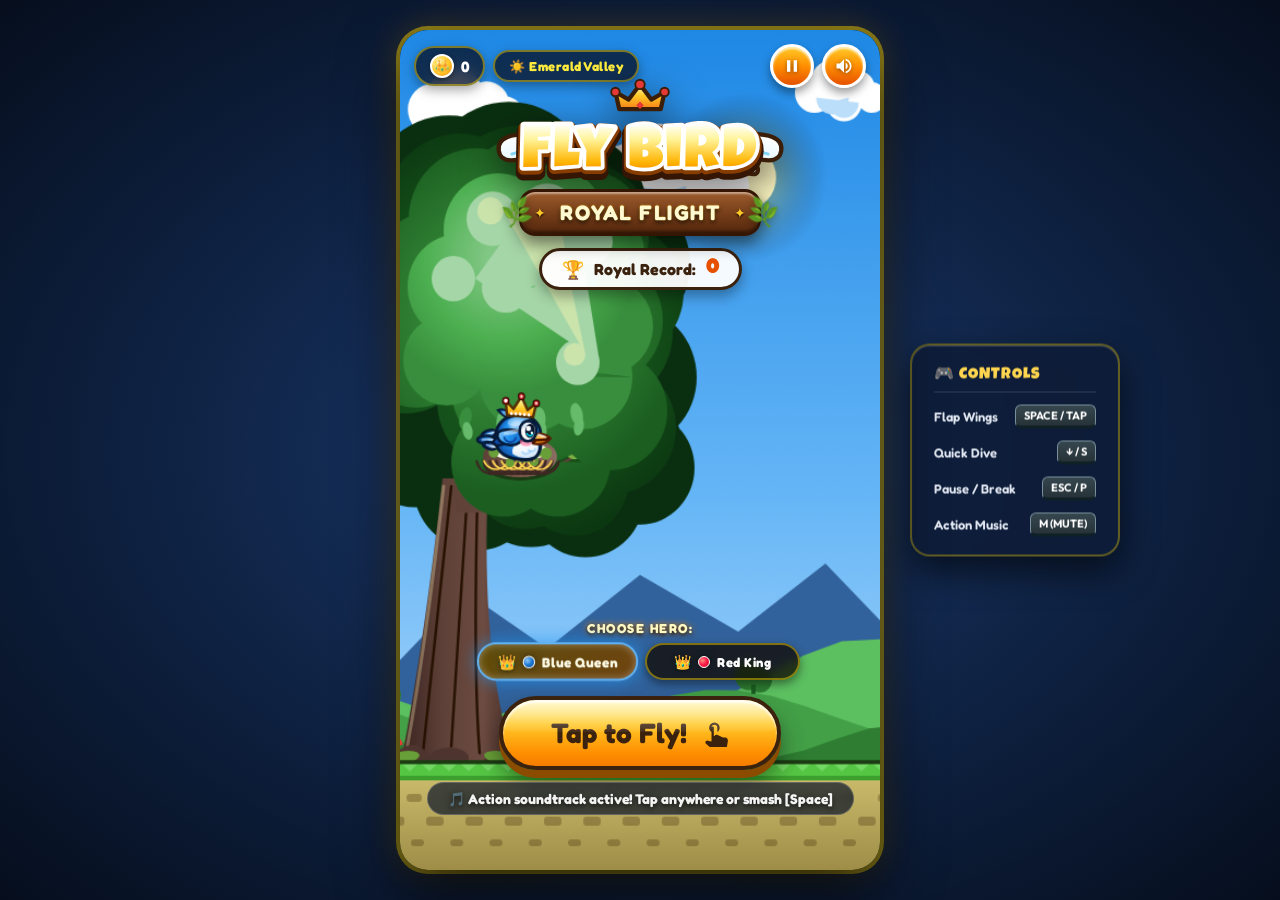
<file: index.html>
<!DOCTYPE html>
<html lang="en">
<head>
  <meta charset="UTF-8">
  <meta name="viewport" content="width=device-width, initial-scale=1.0, maximum-scale=1.0, user-scalable=no, viewport-fit=cover">
  <meta name="apple-mobile-web-app-capable" content="yes">
  <meta name="apple-mobile-web-app-status-bar-style" content="black-translucent">
  <meta name="mobile-web-app-capable" content="yes">
  <meta name="theme-color" content="#1e88e5">
  
  <title>Fly Bird - Royal Flight 👑</title>
  <meta name="title" content="Fly Bird - Royal Flight 👑">
  <meta name="description" content="High-speed royal arcade bird game! Tap to fly, dodge pipes, and rule the skies with action music!">

  <!-- Open Graph / WhatsApp / Facebook Preview Card -->
  <meta property="og:type" content="website">
  <meta property="og:url" content="https://sebi-design.github.io/My-game-bird/">
  <meta property="og:title" content="Fly Bird - Royal Flight 👑">
  <meta property="og:description" content="High-speed royal arcade bird game! Tap to fly, dodge the pipes, and rule the skies with action music!">
  <meta property="og:image" content="https://sebi-design.github.io/My-game-bird/preview.png">
  <meta property="og:image:secure_url" content="https://sebi-design.github.io/My-game-bird/preview.png">
  <meta property="og:image:type" content="image/png">
  <meta property="og:image:width" content="1280">
  <meta property="og:image:height" content="720">
  <meta property="og:site_name" content="Fly Bird Royal Flight">

  <!-- Twitter / Discord / Telegram Card -->
  <meta name="twitter:card" content="summary_large_image">
  <meta name="twitter:url" content="https://sebi-design.github.io/My-game-bird/">
  <meta name="twitter:title" content="Fly Bird - Royal Flight 👑">
  <meta name="twitter:description" content="High-speed royal arcade bird game! Tap to fly, dodge the pipes, and rule the skies with action music!">
  <meta name="twitter:image" content="https://sebi-design.github.io/My-game-bird/preview.png">

  <!-- App Icons -->
  <link rel="icon" type="image/png" href="./preview.png">
  <link rel="apple-touch-icon" href="./preview.png">
  
  <link rel="preconnect" href="https://fonts.googleapis.com">
  <link rel="preconnect" href="https://fonts.gstatic.com" crossorigin>
  <link href="https://fonts.googleapis.com/css2?family=Fredoka:wght@400;500;600;700;800&family=Luckiest+Guy&family=Outfit:wght@400;600;800;900&display=swap" rel="stylesheet">
  <link rel="stylesheet" href="./style.css">
</head>
<body>

  <!-- Desktop Presentation Stage -->
  <div id="desktop-stage">

    <!-- Desktop Controls Legend (visible on wider screens) -->
    <aside class="desktop-controls-hint">
      <div class="hint-title">
        <span>🎮 CONTROLS</span>
      </div>
      <div class="hint-row">
        <span>Flap Wings</span>
        <span class="key-badge">SPACE / TAP</span>
      </div>
      <div class="hint-row">
        <span>Quick Dive</span>
        <span class="key-badge">↓ / S</span>
      </div>
      <div class="hint-row">
        <span>Pause / Break</span>
        <span class="key-badge">ESC / P</span>
      </div>
      <div class="hint-row">
        <span>Action Music</span>
        <span class="key-badge">M (MUTE)</span>
      </div>
    </aside>

    <!-- Main Game Container Frame -->
    <div id="game-wrapper">
      <!-- High-DPI Canvas -->
      <canvas id="game-canvas"></canvas>

      <!-- UI Overlay Layer -->
      <div id="ui-layer">
        
        <!-- Top Corner HUD Header -->
        <div id="hud-top">
          <div class="hud-left">
            <div class="hud-pill" title="Royal Coins">
              <div class="coin-icon">👑</div>
              <span id="coin-count">0</span>
            </div>
            <!-- Realm is in this corner pill ONLY - no middle-screen popups! -->
            <div class="hud-pill" id="realm-pill" title="Current Realm">
              <span id="realm-indicator" class="realm-badge">☀️ Day</span>
            </div>
          </div>

          <div class="hud-right">
            <button id="pause-btn" class="hud-btn" title="Pause (Esc)">
              <svg viewBox="0 0 24 24"><path d="M6 19h4V5H6v14zm8-14v14h4V5h-4z"/></svg>
            </button>
            <button id="mute-btn" class="hud-btn" title="Mute/Unmute Audio & Music">
              <svg id="sound-icon-svg" viewBox="0 0 24 24"><path d="M3 9v6h4l5 5V4L7 9H3zm13.5 3c0-1.77-1.02-3.29-2.5-4.03v8.05c1.48-.73 2.5-2.25 2.5-4.02zM14 3.23v2.06c2.89.86 5 3.54 5 6.71s-2.11 5.85-5 6.71v2.06c4.01-.91 7-4.49 7-8.77s-2.99-7.86-7-8.77z"/></svg>
            </button>
          </div>
        </div>

        <!-- Power-ups Status Indicators (Under Top HUD) -->
        <div id="powerup-hud">
          <div id="shield-pill" class="powerup-badge shield-badge" style="display: none;">
            <span class="powerup-icon">🛡️</span>
            <span>SHIELD ACTIVE</span>
          </div>
          <div id="magnet-pill" class="powerup-badge magnet-badge" style="display: none;">
            <span class="powerup-icon">🧲</span>
            <span id="magnet-timer-txt">MAGNET 8s</span>
          </div>
        </div>

        <!-- Floating Level Milestone Banner (Non-intrusive notification) -->
        <div id="level-banner" class="level-banner">
          <div class="level-banner-badge" id="banner-badge">LEVEL UP! 🌟</div>
          <div class="level-banner-text" id="banner-text">Sunset Canyon Activated!</div>
          <div class="level-banner-sub" id="banner-sub">Shields & Magnets Unlocked!</div>
        </div>

        <!-- Floating Combo Streak Banner -->
        <div id="combo-banner" class="combo-banner">
          <span id="combo-text">COMBO x5! 🔥</span>
        </div>

        <!-- Big In-Game Score Display -->
        <div id="in-game-score" style="display: none;">0</div>

        <!-- 1. START SCREEN -->
        <div id="start-screen" class="screen active">
          
          <!-- Handcrafted Pro Vector Royal Logo -->
          <div class="logo-container">
            <svg class="svg-logo-badge" viewBox="0 0 360 135" xmlns="http://www.w3.org/2000/svg">
              <defs>
                <linearGradient id="crownGrad" x1="0" y1="0" x2="0" y2="1">
                  <stop offset="0%" stop-color="#fff9c4"/>
                  <stop offset="45%" stop-color="#ffca28"/>
                  <stop offset="100%" stop-color="#f57f17"/>
                </linearGradient>

                <linearGradient id="textGoldGrad" x1="0" y1="0" x2="0" y2="1">
                  <stop offset="0%" stop-color="#ffffff"/>
                  <stop offset="25%" stop-color="#fff59d"/>
                  <stop offset="65%" stop-color="#ffb300"/>
                  <stop offset="100%" stop-color="#e65100"/>
                </linearGradient>

                <linearGradient id="wingGrad" x1="0" y1="0" x2="0" y2="1">
                  <stop offset="0%" stop-color="#ffffff"/>
                  <stop offset="70%" stop-color="#e1f5fe"/>
                  <stop offset="100%" stop-color="#b3e5fc"/>
                </linearGradient>
              </defs>

              <!-- Left Angel Wing -->
              <g transform="translate(18, 48) rotate(-18)">
                <path d="M42 28 C25 24 5 18 2 34 C-1 48 18 54 36 46 C18 56 12 68 28 68 C42 68 55 52 58 40 Z" 
                      fill="url(#wingGrad)" stroke="#3b1e08" stroke-width="4.5" stroke-linejoin="round"/>
                <path d="M14 42 C24 44 36 38 48 35 M24 56 C34 56 46 50 54 44" 
                      stroke="#81d4fa" stroke-width="3" stroke-linecap="round"/>
              </g>

              <!-- Right Angel Wing -->
              <g transform="translate(342, 48) scale(-1, 1) rotate(-18)">
                <path d="M42 28 C25 24 5 18 2 34 C-1 48 18 54 36 46 C18 56 12 68 28 68 C42 68 55 52 58 40 Z" 
                      fill="url(#wingGrad)" stroke="#3b1e08" stroke-width="4.5" stroke-linejoin="round"/>
                <path d="M14 42 C24 44 36 38 48 35 M24 56 C34 56 46 50 54 44" 
                      stroke="#81d4fa" stroke-width="3" stroke-linecap="round"/>
              </g>

              <!-- Golden Crown On Top -->
              <g transform="translate(180, 26)">
                <path d="M-22 10 L22 10 L26 -8 L12 0 L0 -16 L-12 0 L-26 -8 Z" 
                      fill="url(#crownGrad)" stroke="#3b1e08" stroke-width="4.5" stroke-linejoin="round"/>
                <circle cx="-26" cy="-8" r="4.5" fill="#e53935" stroke="#3b1e08" stroke-width="2"/>
                <circle cx="0" cy="-16" r="5" fill="#e53935" stroke="#3b1e08" stroke-width="2"/>
                <circle cx="26" cy="-8" r="4.5" fill="#e53935" stroke="#3b1e08" stroke-width="2"/>
                <polygon points="0,2 4,6 0,10 -4,6" fill="#e53935"/>
              </g>

              <!-- 3D Extrusion Shadows -->
              <text x="180" y="104" text-anchor="middle" font-family="'Luckiest Guy', cursive" font-size="62" 
                    fill="#351605" stroke="#351605" stroke-width="16" stroke-linejoin="round" letter-spacing="2">
                Fly Bird
              </text>
              <text x="180" y="100" text-anchor="middle" font-family="'Luckiest Guy', cursive" font-size="62" 
                    fill="#873c00" stroke="#873c00" stroke-width="12" stroke-linejoin="round" letter-spacing="2">
                Fly Bird
              </text>

              <!-- White Border -->
              <text x="180" y="97" text-anchor="middle" font-family="'Luckiest Guy', cursive" font-size="62" 
                    fill="#ffffff" stroke="#ffffff" stroke-width="8" stroke-linejoin="round" letter-spacing="2">
                Fly Bird
              </text>

              <!-- Gold Face -->
              <text x="180" y="97" text-anchor="middle" font-family="'Luckiest Guy', cursive" font-size="62" 
                    fill="url(#textGoldGrad)" letter-spacing="2">
                Fly Bird
              </text>
            </svg>

            <!-- Wooden Banner: Royal Flight -->
            <div class="wood-banner">
              <span class="leaf-left">🌿</span>
              <span class="banner-text">Royal Flight</span>
              <span class="leaf-right">🌿</span>
            </div>

            <!-- Best Score Badge (Neatly grouped at top so middle tree & nest is 100% visible!) -->
            <div class="best-ribbon">
              <span class="trophy-icon">🏆</span>
              <span>Royal Record:</span>
              <span id="best-score-display" class="best-ribbon-val">0</span>
            </div>
          </div>

          <!-- Tap To Fly Button -->
          <div class="tap-btn-container">
            <!-- Royal Hero Picker: Blue Queen vs Red King -->
            <div class="royal-hero-picker">
              <span class="picker-label">CHOOSE HERO:</span>
              <div class="picker-options">
                <button id="hero-btn-blue" class="hero-card-btn active" data-skin="blue" type="button" aria-label="Blue Queen">
                  <span class="hero-card-crown">👑</span>
                  <span class="hero-dot hero-dot-blue"></span>
                  <span class="hero-card-name">Blue Queen</span>
                </button>
                <button id="hero-btn-red" class="hero-card-btn" data-skin="red" type="button" aria-label="Red King">
                  <span class="hero-card-crown">👑</span>
                  <span class="hero-dot hero-dot-red"></span>
                  <span class="hero-card-name">Red King</span>
                </button>
              </div>
            </div>

            <button id="tap-to-fly-btn" class="btn-royal-tap">
              <span>Tap to Fly!</span>
              <svg class="tap-icon-svg" viewBox="0 0 24 24">
                <path d="M9 11.24V7.5a2.5 2.5 0 0 1 5 0v3.74c1.21-.81 2-2.18 2-3.74a4.5 4.5 0 0 0-9 0c0 1.56.79 2.93 2 3.74zm9.84 4.63l-4.54-2.26a1.99 1.99 0 0 0-1.87.12l-1.43.95V7.5a1 1 0 0 0-2 0v11.77l-3.32-.7a1.53 1.53 0 0 0-1.57.55 1.5 1.5 0 0 0 .19 1.99l5.09 4.62c.74.67 1.7 1.05 2.7 1.05h6.29c1.94 0 3.59-1.41 3.91-3.32l.74-4.47c.21-1.27-.47-2.5-1.68-3.15z"/>
              </svg>
            </button>
            <div class="instructions-hint">🎵 Action soundtrack active! Tap anywhere or smash [Space]</div>
          </div>
        </div>

        <!-- 2. GAME OVER SCREEN (Pro, Perfectly Aligned) -->
        <div id="gameover-screen" class="screen">
          <div class="royal-dialog">
            <div class="dialog-header">
              <span class="dialog-title">YOU BONKED! 💥</span>
            </div>

            <!-- Funny Subtitle -->
            <div id="funny-quote" class="funny-subtitle">Emotional damage! 💀</div>

            <div class="stats-board">
              <div class="stats-row">
                <span class="stats-label">Score:</span>
                <span id="final-score" class="stats-value">0</span>
              </div>
              <div class="stats-row">
                <span class="stats-label">Best Run:</span>
                <div class="stats-val-group">
                  <span id="final-best" class="stats-value">0</span>
                  <span id="new-record-tag" class="new-record-ribbon">NEW BEST!</span>
                </div>
              </div>
              <div class="stats-row">
                <span class="stats-label">Coins:</span>
                <span id="final-coins" class="stats-value" style="color: #f57f17;">+0</span>
              </div>
              <div class="stats-row">
                <span class="stats-label">Realm:</span>
                <span id="final-realm" class="stats-realm-val">☀️ Day</span>
              </div>
              <div class="stats-medal-row">
                <span class="stats-label">Rank:</span>
                <div id="medal-display" class="medal-badge">
                  <span class="medal-icon">🥔</span> Moldy Potato
                </div>
              </div>
            </div>

            <div class="dialog-buttons">
              <button id="play-again-btn" class="btn-primary">Try Again 🚀</button>
            </div>
          </div>
        </div>

        <!-- 3. PAUSE SCREEN -->
        <div id="pause-screen" class="screen">
          <div class="pause-title">GAME PAUSED ☕</div>
          <div class="pause-subtitle">Taking a quick breather?</div>
          <div class="pause-menu">
            <button id="resume-btn" class="btn-primary">Resume Flight ▶️</button>
            <button id="pause-restart-btn" class="btn-secondary">Restart Run 🔄</button>
          </div>
        </div>

      </div>
    </div>
  </div>

  <script src="./game.js"></script>
</body>
</html>
</file>
<file: style.css>
@import url('https://fonts.googleapis.com/css2?family=Fredoka:wght@400;500;600;700;800&family=Luckiest+Guy&family=Outfit:wght@400;600;800;900&display=swap');

:root {
  --primary-gold: #ffc107;
  --gold-glow: #ffd54f;
  --dark-gold: #b26a00;
  --wood-top: #9c5c2d;
  --wood-mid: #79401b;
  --wood-bot: #53260c;
  --wood-border: #351605;
  --sky-blue: #29b6f6;
  --royal-blue: #0288d1;
  --ruby-red: #e53935;
  --card-bg: #fffdf2;
}

* {
  box-sizing: border-box;
  margin: 0;
  padding: 0;
  user-select: none;
  -webkit-user-select: none;
  -webkit-touch-callout: none;
  -webkit-tap-highlight-color: transparent;
}

html, body {
  width: 100%;
  height: 100%;
  overflow: hidden;
  touch-action: none;
  overscroll-behavior: none;
  position: fixed;
  top: 0;
  left: 0;
  background: #060e1d;
  font-family: 'Fredoka', cursive, sans-serif;
  color: #fff;
}

body::before {
  content: '';
  position: absolute;
  top: 0;
  left: 0;
  right: 0;
  bottom: 0;
  background: radial-gradient(ellipse at center, #1b3a6e 0%, #0d1f3d 60%, #060e1d 100%);
  pointer-events: none;
  z-index: 0;
}

/* Desktop layout stage */
#desktop-stage {
  position: relative;
  width: 100%;
  height: 100%;
  height: 100dvh;
  display: flex;
  justify-content: center;
  align-items: center;
  z-index: 1;
  padding: 10px;
}

/* Desktop Controls Legend */
.desktop-controls-hint {
  display: none;
  position: absolute;
  left: calc(50% + 270px);
  top: 50%;
  transform: translateY(-50%);
  background: rgba(14, 28, 55, 0.88);
  backdrop-filter: blur(12px);
  border: 2px solid rgba(255, 215, 0, 0.35);
  border-radius: 20px;
  padding: 18px 22px;
  box-shadow: 0 15px 35px rgba(0, 0, 0, 0.6), inset 0 1px 1px rgba(255, 255, 255, 0.2);
  width: 210px;
  pointer-events: none;
  animation: floatHint 4s ease-in-out infinite;
}

@keyframes floatHint {
  0%, 100% { transform: translateY(-50%); }
  50% { transform: translateY(calc(-50% - 6px)); }
}

@media (min-width: 1060px) {
  .desktop-controls-hint {
    display: flex;
    flex-direction: column;
    gap: 12px;
  }
}

.hint-title {
  font-family: 'Luckiest Guy', cursive;
  font-size: 16px;
  color: #ffd54f;
  letter-spacing: 1px;
  display: flex;
  align-items: center;
  gap: 8px;
  border-bottom: 1px solid rgba(255, 255, 255, 0.15);
  padding-bottom: 8px;
}

.hint-row {
  display: flex;
  align-items: center;
  justify-content: space-between;
  font-size: 13px;
  color: #e0e6f0;
  font-weight: 600;
}

.key-badge {
  background: linear-gradient(180deg, #37474f 0%, #263238 100%);
  border: 1px solid #78909c;
  border-bottom: 3px solid #102027;
  border-radius: 6px;
  padding: 3px 8px;
  font-size: 11px;
  font-weight: 700;
  color: #fff;
  font-family: 'Outfit', sans-serif;
}

/* Main Game Frame */
#game-wrapper {
  position: relative;
  width: 100%;
  height: 100%;
  max-width: 480px;
  max-height: 840px;
  aspect-ratio: 440 / 740;
  display: flex;
  justify-content: center;
  align-items: center;
  box-shadow: 
    0 25px 60px rgba(0, 0, 0, 0.75), 
    0 0 0 4px rgba(255, 215, 0, 0.5),
    0 0 35px rgba(255, 179, 0, 0.25);
  border-radius: 28px;
  overflow: hidden;
  background: #000;
  touch-action: none;
}

@media (max-width: 540px), (max-height: 850px) {
  #desktop-stage {
    padding: 0;
  }
  #game-wrapper {
    max-width: 100vw;
    max-height: 100dvh;
    border-radius: 0;
    box-shadow: none;
    aspect-ratio: unset;
  }
}

#game-canvas {
  width: 100%;
  height: 100%;
  display: block;
  cursor: pointer;
  touch-action: none;
}

/* UI Overlay Layer */
#ui-layer {
  position: absolute;
  top: 0;
  left: 0;
  width: 100%;
  height: 100%;
  pointer-events: none;
  display: flex;
  flex-direction: column;
  padding-top: env(safe-area-inset-top, 0px);
  padding-bottom: env(safe-area-inset-bottom, 0px);
}

/* Top Corner HUD */
#hud-top {
  position: absolute;
  top: max(14px, env(safe-area-inset-top, 14px));
  left: 14px;
  right: 14px;
  display: flex;
  justify-content: space-between;
  align-items: center;
  z-index: 10;
  pointer-events: none;
}

.hud-left, .hud-right {
  display: flex;
  gap: 8px;
  align-items: center;
}

.hud-pill {
  display: flex;
  align-items: center;
  gap: 7px;
  background: rgba(10, 20, 40, 0.78);
  backdrop-filter: blur(8px);
  padding: 6px 14px;
  border-radius: 30px;
  border: 2px solid rgba(255, 215, 0, 0.45);
  color: #fff;
  font-weight: 800;
  font-size: 15px;
  box-shadow: 0 4px 12px rgba(0, 0, 0, 0.35);
  transition: transform 0.3s ease, border-color 0.3s ease, box-shadow 0.3s ease;
}

/* Corner Realm Indicator Glow Animation on Level Up */
.realm-glow-pop {
  animation: realmPopGlow 1.2s ease-out;
}

@keyframes realmPopGlow {
  0% { transform: scale(1); border-color: #ffd54f; box-shadow: 0 0 20px #ffd54f; }
  40% { transform: scale(1.18); border-color: #fff; box-shadow: 0 0 25px #ffb300; }
  100% { transform: scale(1); border-color: rgba(255, 215, 0, 0.45); box-shadow: 0 4px 12px rgba(0,0,0,0.35); }
}

.realm-badge {
  font-size: 13px;
  font-weight: 800;
  color: #ffeb3b;
  letter-spacing: 0.5px;
  white-space: nowrap;
}

/* Powerup HUD (Under Top HUD) */
#powerup-hud {
  position: absolute;
  top: max(62px, calc(env(safe-area-inset-top, 14px) + 48px));
  left: 14px;
  display: flex;
  flex-direction: column;
  gap: 6px;
  z-index: 12;
  pointer-events: none;
}

.powerup-badge {
  display: inline-flex;
  align-items: center;
  gap: 6px;
  padding: 4px 11px;
  border-radius: 20px;
  font-size: 11.5px;
  font-weight: 800;
  text-transform: uppercase;
  letter-spacing: 0.5px;
  box-shadow: 0 4px 12px rgba(0, 0, 0, 0.4);
  animation: powerupPulse 1.2s infinite alternate ease-in-out;
  backdrop-filter: blur(6px);
}

.shield-badge {
  background: rgba(13, 71, 161, 0.88);
  border: 1.5px solid #64b5f6;
  color: #e3f2fd;
  box-shadow: 0 0 10px rgba(33, 150, 243, 0.5);
}

.magnet-badge {
  background: rgba(191, 54, 12, 0.88);
  border: 1.5px solid #ffb74d;
  color: #fff3e0;
  box-shadow: 0 0 10px rgba(255, 112, 67, 0.5);
}

@keyframes powerupPulse {
  0% { transform: scale(0.96); }
  100% { transform: scale(1.04); }
}

/* Level Up Floating Banner */
#level-banner {
  position: absolute;
  top: max(72px, calc(env(safe-area-inset-top, 14px) + 60px));
  left: 50%;
  transform: translateX(-50%) translateY(-120px) scale(0.9);
  background: linear-gradient(135deg, rgba(16, 26, 50, 0.94) 0%, rgba(30, 48, 88, 0.94) 100%);
  border: 2px solid #ffd54f;
  border-radius: 18px;
  padding: 10px 20px;
  box-shadow: 0 10px 30px rgba(0, 0, 0, 0.6), 0 0 20px rgba(255, 213, 79, 0.35);
  text-align: center;
  z-index: 25;
  pointer-events: none;
  opacity: 0;
  transition: transform 0.4s cubic-bezier(0.175, 0.885, 0.32, 1.275), opacity 0.3s ease;
  min-width: 250px;
  max-width: 90%;
}

#level-banner.active {
  transform: translateX(-50%) translateY(0) scale(1);
  opacity: 1;
}

.level-banner-badge {
  font-family: 'Luckiest Guy', cursive;
  font-size: 13px;
  color: #ffca28;
  letter-spacing: 1px;
}

.level-banner-text {
  font-size: 16px;
  font-weight: 800;
  color: #ffffff;
  margin: 2px 0;
  text-shadow: 0 2px 4px rgba(0,0,0,0.5);
}

.level-banner-sub {
  font-size: 11.5px;
  font-weight: 600;
  color: #81d4fa;
}

/* Floating Combo Streak Banner */
.combo-banner {
  position: absolute;
  top: max(115px, calc(env(safe-area-inset-top, 0px) + 105px));
  left: 50%;
  transform: translateX(-50%) scale(0.65);
  background: linear-gradient(135deg, #ff6f00 0%, #ff9800 50%, #ffca28 100%);
  border: 3px solid #ffffff;
  border-radius: 30px;
  padding: 6px 22px;
  color: #ffffff;
  font-family: 'Luckiest Guy', cursive;
  font-size: 21px;
  letter-spacing: 1.2px;
  text-shadow: 0 2px 4px rgba(0, 0, 0, 0.7);
  box-shadow: 0 8px 24px rgba(255, 111, 0, 0.55), inset 0 2px 2px rgba(255, 255, 255, 0.6);
  pointer-events: none;
  opacity: 0;
  visibility: hidden;
  transition: transform 0.28s cubic-bezier(0.175, 0.885, 0.32, 1.275), opacity 0.28s ease, visibility 0.28s ease;
  z-index: 15;
  white-space: nowrap;
}

.combo-banner.active {
  opacity: 1;
  visibility: visible;
  transform: translateX(-50%) scale(1.12);
}

.coin-icon {
  width: 24px;
  height: 24px;
  background: radial-gradient(circle at 35% 35%, #fff9c4 0%, #ffca28 50%, #f57f17 100%);
  border: 2px solid #ffffff;
  border-radius: 50%;
  display: flex;
  align-items: center;
  justify-content: center;
  font-size: 13px;
  box-shadow: 0 2px 5px rgba(0,0,0,0.4);
  animation: coinGlow 2s infinite alternate ease-in-out;
}

@keyframes coinGlow {
  0% { transform: scale(0.96); filter: drop-shadow(0 0 2px #ffe082); }
  100% { transform: scale(1.08); filter: drop-shadow(0 0 8px #ffb300); }
}

.hud-btn {
  pointer-events: auto;
  width: 44px;
  height: 44px;
  border-radius: 50%;
  border: 3px solid #ffffff;
  background: linear-gradient(180deg, #ffca28 0%, #ff8f00 50%, #e65100 100%);
  color: #fff;
  display: flex;
  align-items: center;
  justify-content: center;
  cursor: pointer;
  touch-action: manipulation;
  box-shadow: 0 5px 10px rgba(0, 0, 0, 0.4), inset 0 2px 2px rgba(255, 255, 255, 0.7);
  transition: transform 0.12s ease, filter 0.12s ease;
}

.hud-btn svg {
  width: 20px;
  height: 20px;
  fill: #ffffff;
  filter: drop-shadow(0 1px 2px rgba(0, 0, 0, 0.4));
}

.hud-btn:hover {
  transform: scale(1.08);
  filter: brightness(1.12);
}

.hud-btn:active {
  transform: scale(0.92);
}

/* In-Game Score (High-Definition Arcade Gold & 3D Depth) */
#in-game-score {
  position: absolute;
  top: max(68px, calc(env(safe-area-inset-top, 0px) + 60px));
  left: 50%;
  transform: translateX(-50%);
  font-family: 'Luckiest Guy', cursive;
  font-size: 72px;
  line-height: 1;
  color: #ffffff;
  background: linear-gradient(180deg, #ffffff 0%, #fff9c4 35%, #ffd54f 65%, #ff8f00 100%);
  -webkit-background-clip: text;
  -webkit-text-fill-color: transparent;
  filter: drop-shadow(0 3px 0 #3e2005) drop-shadow(0 5px 0 #1b0d02) drop-shadow(0 8px 18px rgba(0, 0, 0, 0.65));
  pointer-events: none;
  z-index: 25;
  letter-spacing: 2.5px;
  user-select: none;
}

.score-pop {
  animation: scorePunch 0.22s cubic-bezier(0.175, 0.885, 0.32, 1.35);
}

@keyframes scorePunch {
  0% {
    transform: translateX(-50%) scale(1);
    filter: drop-shadow(0 3px 0 #3e2005) drop-shadow(0 5px 0 #1b0d02) drop-shadow(0 8px 18px rgba(0, 0, 0, 0.65));
  }
  50% {
    transform: translateX(-50%) scale(1.38);
    filter: drop-shadow(0 5px 0 #3e2005) drop-shadow(0 7px 0 #1b0d02) drop-shadow(0 0 24px rgba(255, 215, 0, 0.95));
  }
  100% {
    transform: translateX(-50%) scale(1);
    filter: drop-shadow(0 3px 0 #3e2005) drop-shadow(0 5px 0 #1b0d02) drop-shadow(0 8px 18px rgba(0, 0, 0, 0.65));
  }
}

/* Screens */
.screen {
  position: absolute;
  top: 0;
  left: 0;
  width: 100%;
  height: 100%;
  display: flex;
  flex-direction: column;
  align-items: center;
  justify-content: center;
  padding: 20px;
  pointer-events: auto;
  opacity: 0;
  visibility: hidden;
  transition: opacity 0.25s ease, visibility 0.25s ease;
  z-index: 20;
}

.screen.active {
  opacity: 1;
  visibility: visible;
}

/* START SCREEN */
#start-screen {
  justify-content: space-between;
  padding: max(45px, calc(env(safe-area-inset-top, 0px) + 30px)) 20px max(35px, calc(env(safe-area-inset-bottom, 0px) + 20px));
}

.logo-container {
  display: flex;
  flex-direction: column;
  align-items: center;
  position: relative;
  width: 100%;
  max-width: 360px;
  animation: floatLogo 3.2s ease-in-out infinite;
}

@keyframes floatLogo {
  0%, 100% { transform: translateY(0); }
  50% { transform: translateY(-10px); }
}

.svg-logo-badge {
  width: 100%;
  max-width: 340px;
  height: auto;
  filter: drop-shadow(0 10px 18px rgba(0, 0, 0, 0.55));
}

.wood-banner {
  margin-top: -14px;
  position: relative;
  background: linear-gradient(180deg, var(--wood-top) 0%, var(--wood-mid) 50%, var(--wood-bot) 100%);
  border: 3.5px solid var(--wood-border);
  border-radius: 16px;
  padding: 8px 38px;
  box-shadow: 
    0 8px 16px rgba(0, 0, 0, 0.5), 
    inset 0 2px 2px rgba(255, 255, 255, 0.45),
    inset 0 -2px 3px rgba(0, 0, 0, 0.4);
  display: flex;
  align-items: center;
  justify-content: center;
  z-index: 2;
}

.wood-banner::before, .wood-banner::after {
  content: '✦';
  position: absolute;
  color: #ffca28;
  font-size: 14px;
  filter: drop-shadow(0 1px 1px #000);
}
.wood-banner::before { left: 12px; }
.wood-banner::after { right: 12px; }

.leaf-left, .leaf-right {
  position: absolute;
  top: 50%;
  font-size: 24px;
  transform: translateY(-50%);
  filter: drop-shadow(0 2px 4px rgba(0,0,0,0.3));
}
.leaf-left { left: -20px; transform: translateY(-50%) rotate(-15deg); }
.leaf-right { right: -20px; transform: translateY(-50%) scaleX(-1) rotate(-15deg); }

.banner-text {
  font-family: 'Fredoka', cursive;
  font-size: 21px;
  font-weight: 800;
  color: #fff9d2;
  letter-spacing: 1.5px;
  text-transform: uppercase;
  text-shadow: 0 2px 4px rgba(0, 0, 0, 0.8), 0 0 2px #ffb300;
}

.best-ribbon {
  display: flex;
  align-items: center;
  gap: 10px;
  margin-top: 12px;
  background: rgba(255, 255, 255, 0.95);
  border: 3px solid #3b220e;
  border-radius: 25px;
  padding: 7px 20px;
  color: #3b220e;
  font-weight: 800;
  font-size: 16px;
  box-shadow: 0 6px 14px rgba(0,0,0,0.35);
  animation: ribbonPulse 3s ease-in-out infinite;
}

@keyframes ribbonPulse {
  0%, 100% { transform: scale(1); }
  50% { transform: scale(1.03); }
}

.best-ribbon .trophy-icon {
  font-size: 18px;
}

.best-ribbon-val {
  font-family: 'Luckiest Guy', cursive;
  font-size: 20px;
  color: #e65100;
}

/* ROYAL HERO PICKER */
.royal-hero-picker {
  display: flex;
  flex-direction: column;
  align-items: center;
  gap: 7px;
  width: 100%;
  max-width: 320px;
  margin-bottom: 4px;
  z-index: 10;
  pointer-events: auto;
}

.picker-label {
  font-family: 'Fredoka', cursive;
  font-size: 13px;
  font-weight: 800;
  color: #fff9c4;
  letter-spacing: 1.5px;
  text-transform: uppercase;
  text-shadow: 0 2px 4px rgba(0, 0, 0, 0.85), 0 0 6px #ff8f00;
}

.picker-options {
  display: flex;
  align-items: center;
  justify-content: center;
  gap: 10px;
  width: 100%;
}

.hero-card-btn {
  flex: 1;
  display: flex;
  align-items: center;
  justify-content: center;
  gap: 7px;
  padding: 8px 12px;
  background: rgba(18, 12, 6, 0.78);
  border: 2px solid rgba(255, 215, 0, 0.45);
  border-radius: 20px;
  color: #ffffff;
  font-family: 'Fredoka', cursive;
  font-size: 13px;
  font-weight: 700;
  cursor: pointer;
  transition: all 0.2s cubic-bezier(0.175, 0.885, 0.32, 1.275);
  box-shadow: 0 4px 10px rgba(0, 0, 0, 0.45);
  backdrop-filter: blur(4px);
  -webkit-backdrop-filter: blur(4px);
  user-select: none;
  -webkit-tap-highlight-color: transparent;
}

.hero-card-btn:hover {
  transform: translateY(-2px);
  border-color: rgba(255, 215, 0, 0.85);
}

.hero-card-btn:active {
  transform: translateY(1px) scale(0.97);
}

.hero-card-btn.active {
  background: linear-gradient(135deg, rgba(255, 215, 0, 0.3) 0%, rgba(255, 143, 0, 0.38) 100%), rgba(20, 10, 5, 0.88);
  border: 2.5px solid #ffd700;
  box-shadow: 0 0 16px rgba(255, 215, 0, 0.65), inset 0 0 8px rgba(255, 255, 255, 0.35);
  color: #fffde7;
  transform: scale(1.04);
}

.hero-card-btn[data-skin="blue"].active {
  border-color: #64b5f6;
  box-shadow: 0 0 16px rgba(33, 150, 243, 0.75), inset 0 0 8px rgba(255, 255, 255, 0.35);
}

.hero-card-btn[data-skin="red"].active {
  border-color: #ff5252;
  box-shadow: 0 0 16px rgba(255, 23, 68, 0.8), inset 0 0 8px rgba(255, 255, 255, 0.35);
}

.hero-card-crown {
  font-size: 14px;
  filter: drop-shadow(0 1px 2px rgba(0,0,0,0.5));
}

.hero-dot {
  width: 12px;
  height: 12px;
  border-radius: 50%;
  border: 1.5px solid #ffffff;
  box-shadow: 0 0 6px rgba(0,0,0,0.5);
  flex-shrink: 0;
}

.hero-dot-blue {
  background: radial-gradient(circle at 35% 35%, #90caf9, #1976d2, #0d47a1);
}

.hero-dot-red {
  background: radial-gradient(circle at 35% 35%, #ff8a80, #ff1744, #b71c1c);
}

.hero-card-name {
  letter-spacing: 0.5px;
  white-space: nowrap;
}

.tap-btn-container {
  display: flex;
  flex-direction: column;
  align-items: center;
  gap: 12px;
  margin-bottom: 20px;
}

.btn-royal-tap {
  position: relative;
  background: linear-gradient(180deg, #fff59d 0%, #ffca28 35%, #ff8f00 80%, #f57c00 100%);
  border: 4px solid #3b220e;
  border-radius: 50px;
  padding: 16px 48px;
  font-family: 'Fredoka', cursive;
  font-size: 28px;
  font-weight: 800;
  color: #3b220e;
  cursor: pointer;
  touch-action: manipulation;
  box-shadow: 
    0 8px 0 #8c4c00, 
    0 14px 25px rgba(0, 0, 0, 0.45),
    inset 0 3px 2px rgba(255, 255, 255, 0.7);
  display: flex;
  align-items: center;
  gap: 14px;
  transition: transform 0.12s ease, box-shadow 0.12s ease, filter 0.15s ease;
  animation: pulseTapBtn 1.8s infinite ease-in-out;
  overflow: hidden;
}

.btn-royal-tap::after {
  content: '';
  position: absolute;
  top: 0;
  left: 0;
  right: 0;
  height: 48%;
  background: linear-gradient(180deg, rgba(255, 255, 255, 0.55) 0%, rgba(255, 255, 255, 0.05) 100%);
  border-radius: 50px 50px 20px 20px;
  pointer-events: none;
}

.btn-royal-tap:hover {
  transform: translateY(-3px);
  box-shadow: 0 11px 0 #8c4c00, 0 18px 30px rgba(0, 0, 0, 0.55);
  filter: brightness(1.06);
}

.btn-royal-tap:active {
  transform: translateY(6px);
  box-shadow: 0 2px 0 #8c4c00, 0 5px 10px rgba(0, 0, 0, 0.4);
}

@keyframes pulseTapBtn {
  0%, 100% { transform: scale(1); }
  50% { transform: scale(1.04); }
}

.tap-icon-svg {
  width: 28px;
  height: 28px;
  fill: #3b220e;
  animation: handTap 1.2s infinite ease-in-out;
}

@keyframes handTap {
  0%, 100% { transform: translateY(0) rotate(0deg); }
  50% { transform: translateY(-6px) rotate(-8deg); }
}

.instructions-hint {
  font-size: 14px;
  color: rgba(255, 255, 255, 0.95);
  font-weight: 700;
  text-shadow: 0 2px 5px rgba(0, 0, 0, 0.7);
  background: rgba(10, 20, 40, 0.7);
  backdrop-filter: blur(6px);
  border: 1px solid rgba(255, 255, 255, 0.2);
  padding: 7px 20px;
  border-radius: 20px;
  text-align: center;
}

/* ========================================================
   GAME OVER MODAL (Clean, Pro, Well-Proportioned)
   ======================================================== */
#gameover-screen {
  background: rgba(4, 10, 24, 0.78);
  backdrop-filter: blur(8px);
}

.royal-dialog {
  width: 92%;
  max-width: 350px;
  background: linear-gradient(180deg, #fffdf2 0%, #fff6cc 100%);
  border: 4.5px solid #4a2810;
  border-radius: 26px;
  padding: 22px 18px 18px;
  box-shadow: 
    0 20px 45px rgba(0, 0, 0, 0.65), 
    inset 0 3px 6px rgba(255, 255, 255, 0.9),
    0 0 0 2px rgba(255, 215, 0, 0.5);
  display: flex;
  flex-direction: column;
  align-items: center;
  position: relative;
  animation: dialogPop 0.35s cubic-bezier(0.175, 0.885, 0.32, 1.275);
}

@keyframes dialogPop {
  0% { transform: scale(0.7); opacity: 0; }
  100% { transform: scale(1); opacity: 1; }
}

/* Header Badge - Single-line, perfectly balanced */
.dialog-header {
  margin-top: -42px;
  background: linear-gradient(180deg, #e53935 0%, #c62828 50%, #8e0000 100%);
  border: 3.5px solid #4a2810;
  border-radius: 20px;
  padding: 8px 24px;
  box-shadow: 0 5px 0 #570000, 0 8px 14px rgba(0,0,0,0.35);
  margin-bottom: 12px;
  white-space: nowrap;
}

.dialog-title {
  font-family: 'Luckiest Guy', cursive;
  font-size: 24px;
  color: #fff;
  letter-spacing: 1px;
  text-shadow: 0 2px 4px rgba(0, 0, 0, 0.6);
  white-space: nowrap;
  display: flex;
  align-items: center;
  gap: 6px;
}

/* Funny Subtitle */
.funny-subtitle {
  font-family: 'Fredoka', cursive;
  font-size: 14px;
  font-weight: 700;
  color: #d84315;
  background: #ffe0b2;
  border: 1.5px dashed #ff9800;
  border-radius: 12px;
  padding: 5px 12px;
  margin-bottom: 14px;
  text-align: center;
  box-shadow: 0 2px 4px rgba(0,0,0,0.06);
  width: 100%;
  box-sizing: border-box;
}

/* Stats Board - Crisp, No Awkward Wrapping */
.stats-board {
  width: 100%;
  background: #ffffff;
  border: 2.5px solid #d4a373;
  border-radius: 16px;
  padding: 12px 16px;
  display: flex;
  flex-direction: column;
  gap: 10px;
  margin-bottom: 16px;
  box-shadow: inset 0 2px 5px rgba(0,0,0,0.05);
}

.stats-row {
  display: flex;
  justify-content: space-between;
  align-items: center;
  white-space: nowrap;
}

.stats-label {
  font-size: 16px;
  font-weight: 700;
  color: #5c3917;
  flex-shrink: 0;
}

.stats-val-group {
  display: flex;
  align-items: center;
  gap: 6px;
}

.stats-value {
  font-family: 'Luckiest Guy', cursive;
  font-size: 24px;
  color: #e65100;
  line-height: 1;
}

.stats-realm-val {
  font-size: 15px;
  font-weight: 800;
  color: #1976d2;
  white-space: nowrap;
}

.new-record-ribbon {
  display: none;
  background: #ff5722;
  color: #fff;
  font-size: 10px;
  font-weight: 800;
  padding: 2px 6px;
  border-radius: 8px;
  animation: pulseTapBtn 1s infinite;
}

.stats-medal-row {
  border-top: 2px dashed #e6ccb2;
  padding-top: 10px;
  display: flex;
  align-items: center;
  justify-content: space-between;
}

.medal-badge {
  display: flex;
  align-items: center;
  gap: 6px;
  background: #fff3c4;
  border: 2px solid #b38600;
  border-radius: 12px;
  padding: 4px 10px;
  font-weight: 800;
  font-size: 13.5px;
  color: #5c3917;
  white-space: nowrap;
}

.medal-icon {
  font-size: 18px;
}

/* Dialog Action Buttons - Clean Single Line */
.dialog-buttons {
  display: flex;
  gap: 12px;
  width: 100%;
}

.btn-primary {
  flex: 1;
  background: linear-gradient(180deg, #66bb6a 0%, #388e3c 60%, #1b5e20 100%);
  border: 3.5px solid #144917;
  border-radius: 20px;
  padding: 13px 18px;
  font-family: 'Fredoka', cursive;
  font-size: 19px;
  font-weight: 800;
  color: #fff;
  cursor: pointer;
  touch-action: manipulation;
  box-shadow: 0 5px 0 #144917, 0 8px 14px rgba(0,0,0,0.3);
  transition: transform 0.12s ease, filter 0.12s ease;
  white-space: nowrap;
  display: flex;
  align-items: center;
  justify-content: center;
  gap: 8px;
}

.btn-primary:hover {
  transform: translateY(-2px);
  filter: brightness(1.1);
}

.btn-primary:active {
  transform: translateY(4px);
  box-shadow: 0 1px 0 #144917;
}

.btn-secondary {
  background: linear-gradient(180deg, #ffca28 0%, #f57c00 70%, #bf360c 100%);
  border: 3.5px solid #663200;
  border-radius: 20px;
  padding: 13px 18px;
  font-family: 'Fredoka', cursive;
  font-size: 19px;
  font-weight: 800;
  color: #fff;
  cursor: pointer;
  touch-action: manipulation;
  box-shadow: 0 5px 0 #663200, 0 8px 14px rgba(0,0,0,0.3);
  transition: transform 0.12s ease;
  white-space: nowrap;
}

.btn-secondary:hover {
  transform: translateY(-2px);
  filter: brightness(1.1);
}

.btn-secondary:active {
  transform: translateY(4px);
  box-shadow: 0 1px 0 #663200;
}

/* PAUSE SCREEN */
#pause-screen {
  background: rgba(6, 14, 32, 0.85);
  backdrop-filter: blur(8px);
}

.pause-title {
  font-family: 'Luckiest Guy', cursive;
  font-size: 40px;
  color: #fff;
  margin-bottom: 6px;
  text-shadow: 0 4px 10px rgba(0,0,0,0.8), 0 0 15px rgba(255, 202, 40, 0.5);
  letter-spacing: 2px;
}

.pause-subtitle {
  font-size: 15px;
  color: #ffecb3;
  font-weight: 700;
  margin-bottom: 22px;
  text-shadow: 0 2px 4px rgba(0,0,0,0.6);
}

.pause-menu {
  display: flex;
  flex-direction: column;
  gap: 14px;
  width: 220px;
}
</file>
